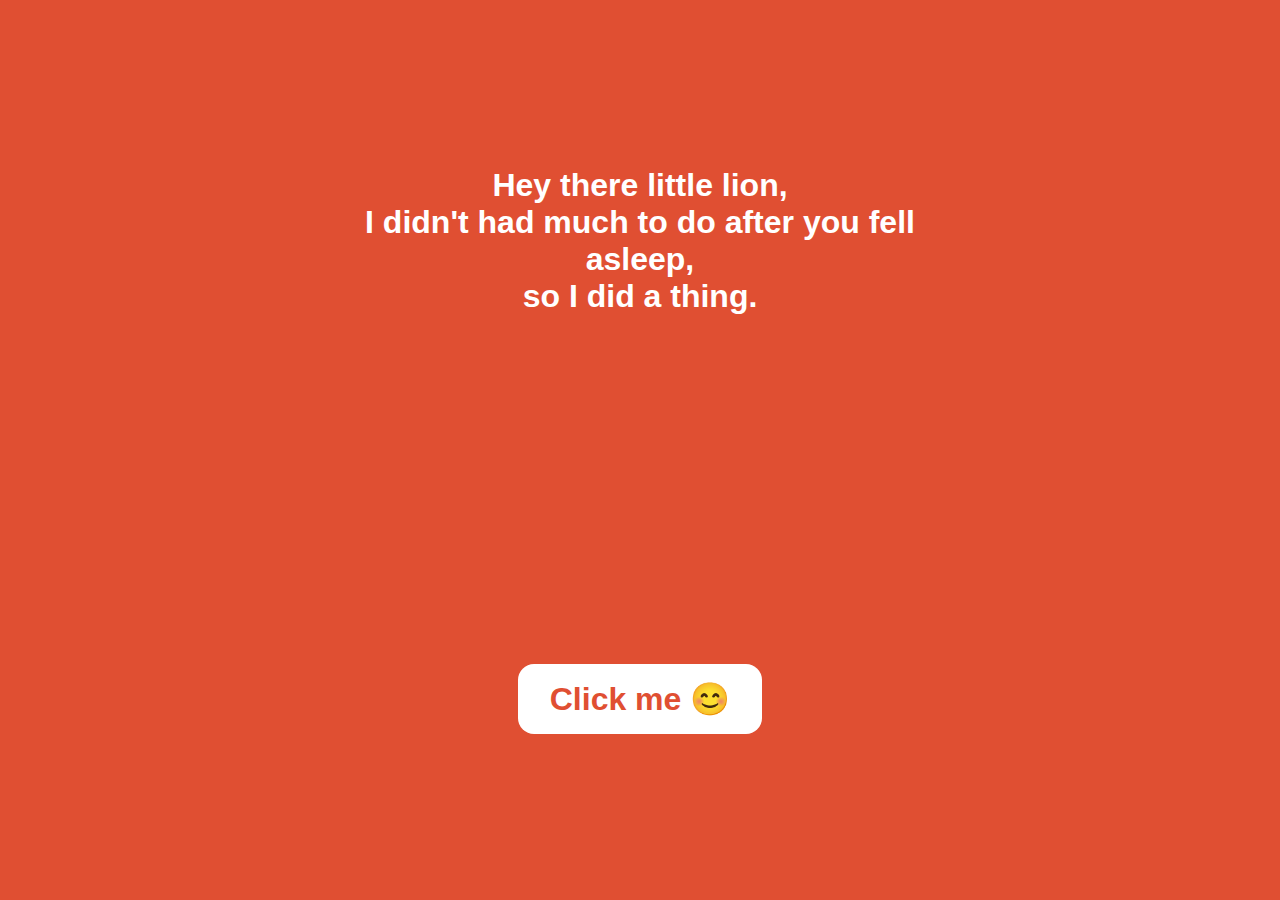
<file: fancia/index.html>
<!doctype html>
<html lang="en">
<head>
    <meta charset="UTF-8">
    <meta name="viewport"
          content="width=device-width, user-scalable=no, initial-scale=1.0, maximum-scale=1.0, minimum-scale=1.0">
    <meta http-equiv="X-UA-Compatible" content="ie=edge">
    <title>FanciaQuest</title>
    <style>
        html, body {
            position: relative;
            margin: 0;
            padding: 0;
            width: 100%;
            height: 100%;
        }
        body {
            background: #e04f32;
            color: white;
            font-family: -apple-system,BlinkMacSystemFont,"Segoe UI",Roboto,"Helvetica Neue",Arial,"Noto Sans",sans-serif,"Apple Color Emoji","Segoe UI Emoji","Segoe UI Symbol","Noto Color Emoji";
        }
        img {
            animation: flip .1s infinite linear;
        }
        .stop {
            animation: none;
        }
        h1 { text-align: center; margin: 0 0 1rem; }
        button {
            padding: 1rem 2rem;
            background: white;
            color: #e04f32;
            border-radius: 1rem;
            outline: none;
            border: none;
            font-weight: bold;
            font-size: 2rem;
        }
        .step {
            display: flex;
            justify-content: center;
            align-items: center;
            flex-wrap: wrap;
            margin: 0 auto;
            width: 100%;
            height: 0;
            max-width: 600px;
            text-align: center;
            overflow: hidden;
            transform: scale(0, 0);
            transition: transform .3s;
        }
        .in {
            height: 100%;
            transform: scale(1, 1);
        }
        .out {
            transform: scale(0, 0);
        }
        @keyframes flip {
            0% { transform: rotateY(0); }
            100% { transform: rotateY(180deg); }
        }
    </style>
</head>
<body>
    <div class="step in">
        <h1>
            Hey there little lion,<br>I didn't had much to do after you fell asleep,<br>so I did a thing.
        </h1>
        <button type="button">Click me 😊</button>
    </div>
    <div class="step">
        <h1>Stop her from getting dizzy :3</h1>
        <img src="umaru.png">
    </div>
    <div class="step">
        <h1>
            You did it!<br>
            Dzień dobry and I hope you have a nice start of the day!<br/>
        </h1>
        <h1>Love you ❤️</h1>
    </div>
    <script>
        var sound = new Audio('umaru.mp3');
        var img = document.querySelector('img');
        var btn  = document.querySelector('button');
        sound.addEventListener("canplaythrough", event => {
            img.addEventListener('click', e => {
                img.classList.add('stop');
                sound.play();
                setTimeout(() => {
                    img.closest('.step').classList.add('out');
                    setTimeout(() => {
                        img.closest('.step').classList.remove('in');
                        img.closest('.step').nextElementSibling.classList.add('in');
                    }, 300)
                }, 2000)
            })
        });
        btn.addEventListener('click', e => {
            btn.closest('.step').classList.add('out');
            setTimeout(() => {
                btn.closest('.step').classList.remove('in');
                btn.closest('.step').nextElementSibling.classList.add('in');
            }, 300)
        })
    </script>
</body>
</html>
</file>
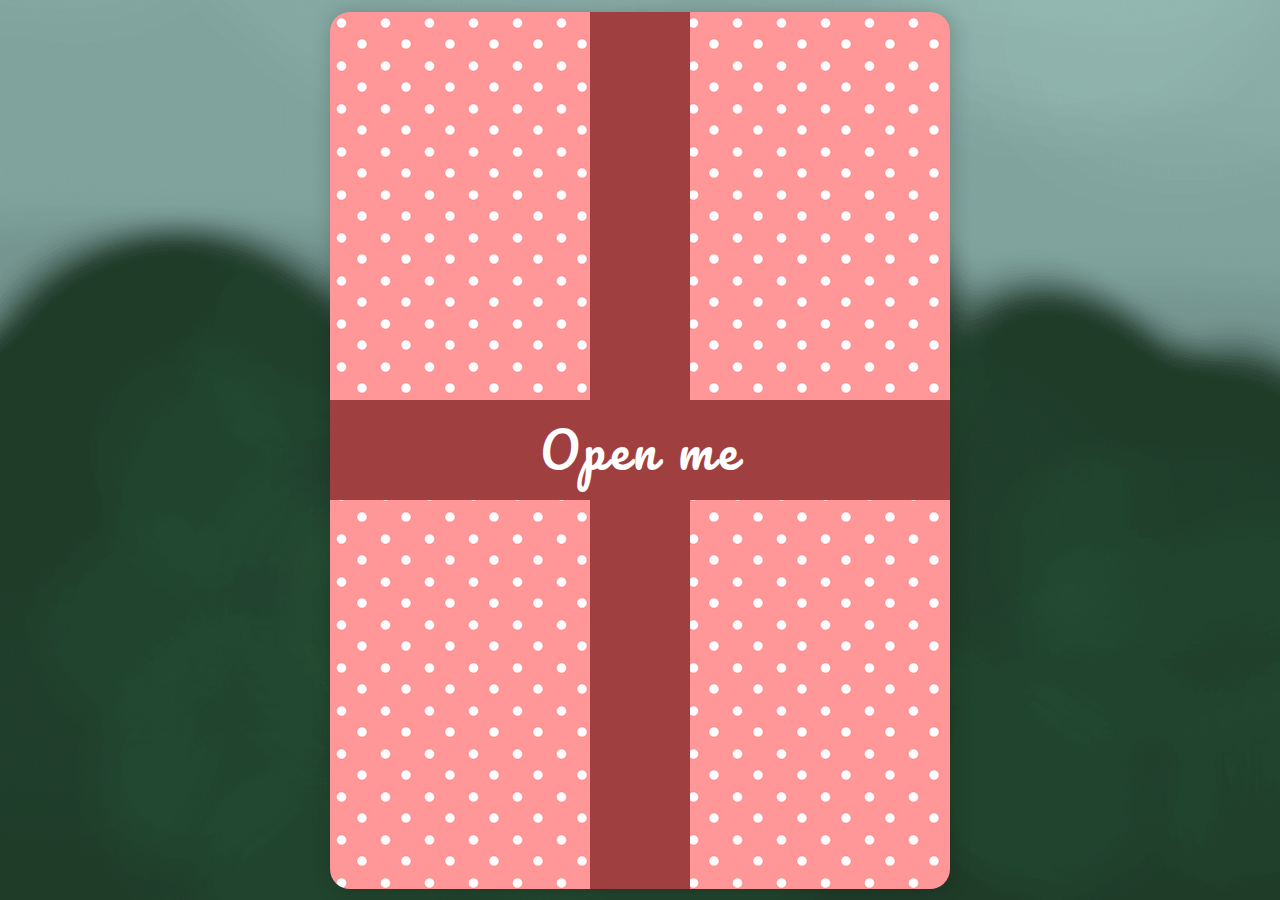
<file: friendzy/index.html>
<!doctype html>
<html lang="en">
<head>
    <meta charset="UTF-8">
    <meta name="viewport"
          content="width=device-width, user-scalable=no, initial-scale=1.0, maximum-scale=1.0, minimum-scale=1.0">
    <meta http-equiv="X-UA-Compatible" content="ie=edge">
    <title>Happy Birthday Friendzy!!!!!</title>
    <link rel="stylesheet" href="css.css">
</head>
<body>
    <div id="pyro" class="pyro"><div class="before"></div><div class="after"></div></div>
    <div id="box-wrap">
        <div id="box-cover">
            <div class="ribbon rv"></div>
            <div class="ribbon rh">Open me</div>
        </div>
        <div id="picture">
            <div id="leaves">
                <i></i>
                <i></i>
                <i></i>
                <i></i>
                <i></i>
                <i></i>
                <i></i>
                <i></i>
                <i></i>
                <i></i>
                <i></i>
                <i></i>
                <i></i>
                <i></i>
                <i></i>
            </div>
            <img id="character" src="character.png">
        </div>
    </div>



    <script src="https://cdnjs.cloudflare.com/ajax/libs/jquery/3.5.1/jquery.min.js"></script>
    <script src="js.js"></script>
</body>
</html>
</file>
<file: friendzy/css.css>
@import url('https://fonts.googleapis.com/css2?family=Pacifico&display=swap');
*,
*::before,
*::after {
    box-sizing: border-box;
}

/* Remove default padding */
ul[class],
ol[class] {
    padding: 0;
}

/* Remove default margin */
body,
h1,
h2,
h3,
h4,
p,
ul[class],
ol[class],
li,
figure,
figcaption,
blockquote,
dl,
dd {
    margin: 0;
}


html, body {
    margin: 0;
    padding: 0;
}
/* Set core body defaults */
body {
    background: url(bg.png) bottom left no-repeat;
    background-size: 2600px;
    min-height: 100vh;
    scroll-behavior: smooth;
    text-rendering: optimizeSpeed;
    line-height: 1.5;
}

/* Remove list styles on ul, ol elements with a class attribute */
ul[class],
ol[class] {
    list-style: none;
}

/* A elements that don't have a class get default styles */
a:not([class]) {
    text-decoration-skip-ink: auto;
}

/* Make images easier to work with */
img {
    max-width: 100%;
    display: block;
}

/* Natural flow and rhythm in articles by default */
article > * + * {
    margin-top: 1em;
}

/* Inherit fonts for inputs and buttons */
input,
button,
textarea,
select {
    font: inherit;
}

/* Remove all animations and transitions for people that prefer not to see them */
@media (prefers-reduced-motion: reduce) {
    * {
        animation-duration: 0.01ms !important;
        animation-iteration-count: 1 !important;
        transition-duration: 0.01ms !important;
        scroll-behavior: auto !important;
    }
}
body {
    display: flex;
    justify-content: center;
    align-items: center;
    font-family: "Pacifico",-apple-system,BlinkMacSystemFont,Segoe UI,Roboto,Helvetica Neue,Arial,sans-serif,Apple Color Emoji,Segoe UI Emoji,Segoe UI Symbol;
    overflow: hidden;
}

@keyframes shake {
    10%, 90% {
        transform: translate3d(-1px, 0, 0);
    }

    20%, 80% {
        transform: translate3d(2px, 0, 0);
    }

    30%, 50%, 70% {
        transform: translate3d(-4px, 0, 0);
    }

    40%, 60% {
        transform: translate3d(4px, 0, 0);
    }
}
#box-wrap {
    position: relative;
    width: 620px;
    height: 877px;
    display: flex;
    justify-content: center;
    align-items: center;
    animation: shake 0.82s cubic-bezier(.36,.07,.19,.97) both infinite;
    transform: translate3d(0, 0, 0);
    backface-visibility: hidden;
    perspective: 1000px;
}
#box-cover {
    position: absolute;
    top: 0;
    left: 0;
    width: 100%;
    height: 100%;
    background: url(pattern.png) #ff9798 repeat;
    z-index: 99999;
    border-radius: 20px;
    cursor: pointer;
    box-shadow: 1px 1px 20px rgba(0, 0, 0, .2);
    transition: transform 2s;
}
.off {
    transform: translateY(-9999px);

}
.hold-still {
    animation: none !important;
    background: #a03f3f;
    border-radius: 20px;
    box-shadow: 0 0 10px rgba(0, 0, 0, .6);
}
.hold-still #picture {
    border: 1px solid #502828;
}
.ribbon {
    position: absolute;
    background: #a03f3f;
}
.rv {
    width: 100px;
    height: 100%;
    top: 0;
    left: 50%;
    transform: translateX(-50%);
}
.rh {
    width: 100%;
    height: 100px;
    top: 50%;
    left: 0;
    display: flex;
    justify-content: center;
    align-items: center;
    transform: translateY(-50%);
    text-align: center;
    font-size: 48px;
    line-height: 1.5;
    font-weight: normal;
    letter-spacing: 4px;
    color: #fff;
}


#picture {
    position: relative;
    display: block;

    background: url(bg.png) center center no-repeat;
    background-size: contain;

    overflow: hidden;
    width: 520px;
    height: 735px;
    max-width: 100vw;
    max-height: calc(1.42 * 100vw);

}
#character {
    position: absolute;
    top: 0;
    left: 0;
    display: block;
    width: 100%;
    height: 100%;
    z-index: 9999;
    animation: jiggle 5s infinite;
}

#leaves {position:relative; top:-50px; width:100%;text-align: right; z-index: 1;}

#leaves i {
    display: inline-block;
    width: 200px;
    height: 150px;
    background: linear-gradient(to bottom right, #84992c, #41560d);
    transform: skew(20deg);
    border-radius: 5% 40% 70%;
    box-shadow: inset 0px 0px 1px #222;
    border: 1px solid #333;
    z-index: 1;
    -webkit-animation: falling 5s 0s infinite;
}

#leaves i:nth-of-type(2n) { -webkit-animation: falling2 5s 0s infinite; }
#leaves i:nth-of-type(3n) { -webkit-animation: falling3 5s 0s infinite; }

#leaves i:before {
    position: absolute;
    content: '';
    top: 117px;
    right: 9px;
    height: 27px;
    width: 32px;
    transform: rotate(49deg);
    border-radius: 0% 15% 15% 0%;
    border-top: 1px solid #222;
    border-bottom: 1px solid #222;
    border-left: 0px solid #222;
    border-right: 1px solid #222;
    background:  linear-gradient(to bottom right, #84992c, #41560d);
    z-index: 1;
}

#leaves i:after {
    content: '';
    height: 125px;
    width: 10px;
    background: linear-gradient(to right, rgba(0,0,0,.15), rgba(0,0,0,0));
    display: block;
    transform: rotate(125deg);
    position: absolute;
    left: 85px;
    border-radius:50%;
}


#leaves i:nth-of-type(n)    { height:23px; width:30px; }
#leaves i:nth-of-type(n):before { width:7px; height:5px; top:17px; right:1px; }
#leaves i:nth-of-type(n):after { width:2px; height:17px; left: 12px; top:0px; }

#leaves i:nth-of-type(2n+1)    { height:11px; width:16px; }
#leaves i:nth-of-type(2n+1):before { width:4px; height:3px; top:7px; right:0px; }
#leaves i:nth-of-type(2n+1):after { width:2px; height:6px; left: 5px; top:1px; }

#leaves i:nth-of-type(3n+2)  { height:17px; width:23px; }
#leaves i:nth-of-type(3n+2):before  { height:4px; width:4px; top:12px; right:1px; }
#leaves i:nth-of-type(3n+2):after  { height:10px; width:2px; top:1px; left:8px; }

#leaves i:nth-of-type(n)   { -webkit-animation-delay: 1.9s;}
#leaves i:nth-of-type(2n)  { -webkit-animation-delay: 3.9s;}
#leaves i:nth-of-type(3n)  { -webkit-animation-delay: 2.3s;}
#leaves i:nth-of-type(4n)  { -webkit-animation-delay: 4.4s;}
#leaves i:nth-of-type(5n)  { -webkit-animation-delay: 5s;  }
#leaves i:nth-of-type(6n)  { -webkit-animation-delay: 3.5s;}
#leaves i:nth-of-type(7n)  { -webkit-animation-delay: 2.8s;}
#leaves i:nth-of-type(8n)  { -webkit-animation-delay: 1.5s;}
#leaves i:nth-of-type(9n)  { -webkit-animation-delay: 3.3s;}
#leaves i:nth-of-type(10n) { -webkit-animation-delay: 2.5s;}
#leaves i:nth-of-type(11n) { -webkit-animation-delay: 1.2s;}
#leaves i:nth-of-type(12n) { -webkit-animation-delay: 4.1s;}
#leaves i:nth-of-type(13n) { -webkit-animation-delay: 1s;  }
#leaves i:nth-of-type(14n) { -webkit-animation-delay: 4.7s;}
#leaves i:nth-of-type(15n) { -webkit-animation-delay: 3s;  }

#leaves i:nth-of-type(n)    { background:  linear-gradient(to bottom right, #f09267, #cb593e); }
#leaves i:nth-of-type(2n+2)  { background: linear-gradient(to bottom right, #990, #564500); }
#leaves i:nth-of-type(4n+1)  { background:  linear-gradient(to bottom right, #f09267, #cb593e); }

#leaves i:nth-of-type(n)    { opacity: .8;}
#leaves i:nth-of-type(3n+1)  { opacity: .6;}
#leaves i:nth-of-type(3n+2)  { opacity: .5;}

#leaves i:nth-of-type(n)    {transform: rotate(180deg);}


#leaves i:nth-of-type(n) { -webkit-animation-timing-function:ease-in-out;}

@-webkit-keyframes falling {

    0% {
        -webkit-transform:
                translate3d(300,0,0)
                rotate(0deg);
    }

    100% {
        -webkit-transform:
                translate3d(-350px,700px,0)
                rotate(90deg);
        opacity: 0;
    }
}

@-webkit-keyframes falling3 {
    0% {
        -webkit-transform:
                translate3d(0,0,0)
                rotate(-20deg);
    }

    100% {
        -webkit-transform:
                translate3d(-230px,640px,0)
                rotate(-70deg);
        opacity: 0;
    }
}

@-webkit-keyframes falling2 {
    0% {
        -webkit-transform:
                translate3d(0,0,0)
                rotate(90deg);
    }

    100% {
        -webkit-transform:
                translate3d(-400px,680px,0)
                rotate(0deg);
        opacity: 0;
    }
}
@keyframes jiggle {
    0% { transform: rotate(0deg); }
    50% { transform: rotate(1deg); }
    100% { transform: rotate(0deg); }
}


.pyro > .before, .pyro > .after {
    position: absolute;
    width: 5px;
    height: 5px;
    border-radius: 50%;
    box-shadow: 0 0 #fff, 0 0 #fff, 0 0 #fff, 0 0 #fff, 0 0 #fff, 0 0 #fff, 0 0 #fff, 0 0 #fff, 0 0 #fff, 0 0 #fff, 0 0 #fff, 0 0 #fff, 0 0 #fff, 0 0 #fff, 0 0 #fff, 0 0 #fff, 0 0 #fff, 0 0 #fff, 0 0 #fff, 0 0 #fff, 0 0 #fff, 0 0 #fff, 0 0 #fff, 0 0 #fff, 0 0 #fff, 0 0 #fff, 0 0 #fff, 0 0 #fff, 0 0 #fff, 0 0 #fff, 0 0 #fff, 0 0 #fff, 0 0 #fff, 0 0 #fff, 0 0 #fff, 0 0 #fff, 0 0 #fff, 0 0 #fff, 0 0 #fff, 0 0 #fff, 0 0 #fff, 0 0 #fff, 0 0 #fff, 0 0 #fff, 0 0 #fff, 0 0 #fff, 0 0 #fff, 0 0 #fff, 0 0 #fff, 0 0 #fff, 0 0 #fff;
    -moz-animation: 1s bang ease-out infinite backwards, 1s gravity ease-in infinite backwards, 5s position linear infinite backwards;
    -webkit-animation: 1s bang ease-out infinite backwards, 1s gravity ease-in infinite backwards, 5s position linear infinite backwards;
    -o-animation: 1s bang ease-out infinite backwards, 1s gravity ease-in infinite backwards, 5s position linear infinite backwards;
    -ms-animation: 1s bang ease-out infinite backwards, 1s gravity ease-in infinite backwards, 5s position linear infinite backwards;
    animation: 1s bang ease-out infinite backwards, 1s gravity ease-in infinite backwards, 5s position linear infinite backwards;
    animation-play-state: paused;
}
.pyro.show > .before, .pyro.show > .after {
    animation-play-state: running !important;
}
.pyro {
    position: absolute;
    top: 0;
    left: 0;
    width: 100%;
    height: 100%;
    z-index: -1;
}
.pyro > .after {
    -moz-animation-delay: 1.25s, 1.25s, 1.25s;
    -webkit-animation-delay: 1.25s, 1.25s, 1.25s;
    -o-animation-delay: 1.25s, 1.25s, 1.25s;
    -ms-animation-delay: 1.25s, 1.25s, 1.25s;
    animation-delay: 1.25s, 1.25s, 1.25s;
    -moz-animation-duration: 1.25s, 1.25s, 6.25s;
    -webkit-animation-duration: 1.25s, 1.25s, 6.25s;
    -o-animation-duration: 1.25s, 1.25s, 6.25s;
    -ms-animation-duration: 1.25s, 1.25s, 6.25s;
    animation-duration: 1.25s, 1.25s, 6.25s;
}

@-webkit-keyframes bang {
    to {
        box-shadow: 33px -54.6666666667px #ff4000, -30px -324.6666666667px #0084ff, -77px -38.6666666667px #00ffa6, 194px -130.6666666667px #ff8400, 249px -77.6666666667px #00ff91, -6px 73.3333333333px #ff6a00, -157px 54.3333333333px #7700ff, -190px -355.6666666667px #e600ff, 228px -52.6666666667px #ff0077, -89px -66.6666666667px #8800ff, 215px -191.6666666667px #7700ff, -125px -393.6666666667px #ff004d, -133px -201.6666666667px #00ccff, 124px -105.6666666667px #00ff8c, -27px -334.6666666667px #0026ff, -38px 32.3333333333px #0900ff, 190px 17.3333333333px #00ff15, -65px 3.3333333333px #00ffd0, -234px -357.6666666667px #ff00ee, -249px -293.6666666667px #ff3c00, -204px 8.3333333333px #00d9ff, 41px -32.6666666667px #00ff95, 38px -350.6666666667px #ffb300, -110px -85.6666666667px #ff005e, 95px -86.6666666667px #ee00ff, -219px -269.6666666667px #ffbf00, -142px -306.6666666667px magenta, -8px 14.3333333333px #ffea00, -38px 77.3333333333px #00ff99, -4px 57.3333333333px #d0ff00, 143px -38.6666666667px #ff6600, -121px -198.6666666667px #4400ff, -110px -230.6666666667px #04ff00, 32px 3.3333333333px #ff0015, -66px -396.6666666667px #91ff00, -72px 11.3333333333px #ff00d5, -52px 16.3333333333px #ff0004, -54px -142.6666666667px #3c00ff, -63px 50.3333333333px #00ff55, 68px 2.3333333333px #ff4800, 27px -191.6666666667px #ff00e6, 144px -325.6666666667px #008cff, -140px -160.6666666667px #0055ff, -214px -72.6666666667px #00d0ff, 240px -414.6666666667px #00eeff, -207px -165.6666666667px #0062ff, 27px -357.6666666667px #bfff00, 151px 65.3333333333px #44ff00, 158px -30.6666666667px #5100ff, -187px -120.6666666667px #aeff00, -248px -226.6666666667px #3300ff;
    }
}
@-moz-keyframes bang {
    to {
        box-shadow: 33px -54.6666666667px #ff4000, -30px -324.6666666667px #0084ff, -77px -38.6666666667px #00ffa6, 194px -130.6666666667px #ff8400, 249px -77.6666666667px #00ff91, -6px 73.3333333333px #ff6a00, -157px 54.3333333333px #7700ff, -190px -355.6666666667px #e600ff, 228px -52.6666666667px #ff0077, -89px -66.6666666667px #8800ff, 215px -191.6666666667px #7700ff, -125px -393.6666666667px #ff004d, -133px -201.6666666667px #00ccff, 124px -105.6666666667px #00ff8c, -27px -334.6666666667px #0026ff, -38px 32.3333333333px #0900ff, 190px 17.3333333333px #00ff15, -65px 3.3333333333px #00ffd0, -234px -357.6666666667px #ff00ee, -249px -293.6666666667px #ff3c00, -204px 8.3333333333px #00d9ff, 41px -32.6666666667px #00ff95, 38px -350.6666666667px #ffb300, -110px -85.6666666667px #ff005e, 95px -86.6666666667px #ee00ff, -219px -269.6666666667px #ffbf00, -142px -306.6666666667px magenta, -8px 14.3333333333px #ffea00, -38px 77.3333333333px #00ff99, -4px 57.3333333333px #d0ff00, 143px -38.6666666667px #ff6600, -121px -198.6666666667px #4400ff, -110px -230.6666666667px #04ff00, 32px 3.3333333333px #ff0015, -66px -396.6666666667px #91ff00, -72px 11.3333333333px #ff00d5, -52px 16.3333333333px #ff0004, -54px -142.6666666667px #3c00ff, -63px 50.3333333333px #00ff55, 68px 2.3333333333px #ff4800, 27px -191.6666666667px #ff00e6, 144px -325.6666666667px #008cff, -140px -160.6666666667px #0055ff, -214px -72.6666666667px #00d0ff, 240px -414.6666666667px #00eeff, -207px -165.6666666667px #0062ff, 27px -357.6666666667px #bfff00, 151px 65.3333333333px #44ff00, 158px -30.6666666667px #5100ff, -187px -120.6666666667px #aeff00, -248px -226.6666666667px #3300ff;
    }
}
@-o-keyframes bang {
    to {
        box-shadow: 33px -54.6666666667px #ff4000, -30px -324.6666666667px #0084ff, -77px -38.6666666667px #00ffa6, 194px -130.6666666667px #ff8400, 249px -77.6666666667px #00ff91, -6px 73.3333333333px #ff6a00, -157px 54.3333333333px #7700ff, -190px -355.6666666667px #e600ff, 228px -52.6666666667px #ff0077, -89px -66.6666666667px #8800ff, 215px -191.6666666667px #7700ff, -125px -393.6666666667px #ff004d, -133px -201.6666666667px #00ccff, 124px -105.6666666667px #00ff8c, -27px -334.6666666667px #0026ff, -38px 32.3333333333px #0900ff, 190px 17.3333333333px #00ff15, -65px 3.3333333333px #00ffd0, -234px -357.6666666667px #ff00ee, -249px -293.6666666667px #ff3c00, -204px 8.3333333333px #00d9ff, 41px -32.6666666667px #00ff95, 38px -350.6666666667px #ffb300, -110px -85.6666666667px #ff005e, 95px -86.6666666667px #ee00ff, -219px -269.6666666667px #ffbf00, -142px -306.6666666667px magenta, -8px 14.3333333333px #ffea00, -38px 77.3333333333px #00ff99, -4px 57.3333333333px #d0ff00, 143px -38.6666666667px #ff6600, -121px -198.6666666667px #4400ff, -110px -230.6666666667px #04ff00, 32px 3.3333333333px #ff0015, -66px -396.6666666667px #91ff00, -72px 11.3333333333px #ff00d5, -52px 16.3333333333px #ff0004, -54px -142.6666666667px #3c00ff, -63px 50.3333333333px #00ff55, 68px 2.3333333333px #ff4800, 27px -191.6666666667px #ff00e6, 144px -325.6666666667px #008cff, -140px -160.6666666667px #0055ff, -214px -72.6666666667px #00d0ff, 240px -414.6666666667px #00eeff, -207px -165.6666666667px #0062ff, 27px -357.6666666667px #bfff00, 151px 65.3333333333px #44ff00, 158px -30.6666666667px #5100ff, -187px -120.6666666667px #aeff00, -248px -226.6666666667px #3300ff;
    }
}
@-ms-keyframes bang {
    to {
        box-shadow: 33px -54.6666666667px #ff4000, -30px -324.6666666667px #0084ff, -77px -38.6666666667px #00ffa6, 194px -130.6666666667px #ff8400, 249px -77.6666666667px #00ff91, -6px 73.3333333333px #ff6a00, -157px 54.3333333333px #7700ff, -190px -355.6666666667px #e600ff, 228px -52.6666666667px #ff0077, -89px -66.6666666667px #8800ff, 215px -191.6666666667px #7700ff, -125px -393.6666666667px #ff004d, -133px -201.6666666667px #00ccff, 124px -105.6666666667px #00ff8c, -27px -334.6666666667px #0026ff, -38px 32.3333333333px #0900ff, 190px 17.3333333333px #00ff15, -65px 3.3333333333px #00ffd0, -234px -357.6666666667px #ff00ee, -249px -293.6666666667px #ff3c00, -204px 8.3333333333px #00d9ff, 41px -32.6666666667px #00ff95, 38px -350.6666666667px #ffb300, -110px -85.6666666667px #ff005e, 95px -86.6666666667px #ee00ff, -219px -269.6666666667px #ffbf00, -142px -306.6666666667px magenta, -8px 14.3333333333px #ffea00, -38px 77.3333333333px #00ff99, -4px 57.3333333333px #d0ff00, 143px -38.6666666667px #ff6600, -121px -198.6666666667px #4400ff, -110px -230.6666666667px #04ff00, 32px 3.3333333333px #ff0015, -66px -396.6666666667px #91ff00, -72px 11.3333333333px #ff00d5, -52px 16.3333333333px #ff0004, -54px -142.6666666667px #3c00ff, -63px 50.3333333333px #00ff55, 68px 2.3333333333px #ff4800, 27px -191.6666666667px #ff00e6, 144px -325.6666666667px #008cff, -140px -160.6666666667px #0055ff, -214px -72.6666666667px #00d0ff, 240px -414.6666666667px #00eeff, -207px -165.6666666667px #0062ff, 27px -357.6666666667px #bfff00, 151px 65.3333333333px #44ff00, 158px -30.6666666667px #5100ff, -187px -120.6666666667px #aeff00, -248px -226.6666666667px #3300ff;
    }
}
@keyframes bang {
    to {
        box-shadow: 33px -54.6666666667px #ff4000, -30px -324.6666666667px #0084ff, -77px -38.6666666667px #00ffa6, 194px -130.6666666667px #ff8400, 249px -77.6666666667px #00ff91, -6px 73.3333333333px #ff6a00, -157px 54.3333333333px #7700ff, -190px -355.6666666667px #e600ff, 228px -52.6666666667px #ff0077, -89px -66.6666666667px #8800ff, 215px -191.6666666667px #7700ff, -125px -393.6666666667px #ff004d, -133px -201.6666666667px #00ccff, 124px -105.6666666667px #00ff8c, -27px -334.6666666667px #0026ff, -38px 32.3333333333px #0900ff, 190px 17.3333333333px #00ff15, -65px 3.3333333333px #00ffd0, -234px -357.6666666667px #ff00ee, -249px -293.6666666667px #ff3c00, -204px 8.3333333333px #00d9ff, 41px -32.6666666667px #00ff95, 38px -350.6666666667px #ffb300, -110px -85.6666666667px #ff005e, 95px -86.6666666667px #ee00ff, -219px -269.6666666667px #ffbf00, -142px -306.6666666667px magenta, -8px 14.3333333333px #ffea00, -38px 77.3333333333px #00ff99, -4px 57.3333333333px #d0ff00, 143px -38.6666666667px #ff6600, -121px -198.6666666667px #4400ff, -110px -230.6666666667px #04ff00, 32px 3.3333333333px #ff0015, -66px -396.6666666667px #91ff00, -72px 11.3333333333px #ff00d5, -52px 16.3333333333px #ff0004, -54px -142.6666666667px #3c00ff, -63px 50.3333333333px #00ff55, 68px 2.3333333333px #ff4800, 27px -191.6666666667px #ff00e6, 144px -325.6666666667px #008cff, -140px -160.6666666667px #0055ff, -214px -72.6666666667px #00d0ff, 240px -414.6666666667px #00eeff, -207px -165.6666666667px #0062ff, 27px -357.6666666667px #bfff00, 151px 65.3333333333px #44ff00, 158px -30.6666666667px #5100ff, -187px -120.6666666667px #aeff00, -248px -226.6666666667px #3300ff;
    }
}
@-webkit-keyframes gravity {
    to {
        transform: translateY(200px);
        -moz-transform: translateY(200px);
        -webkit-transform: translateY(200px);
        -o-transform: translateY(200px);
        -ms-transform: translateY(200px);
        opacity: 0;
    }
}
@-moz-keyframes gravity {
    to {
        transform: translateY(200px);
        -moz-transform: translateY(200px);
        -webkit-transform: translateY(200px);
        -o-transform: translateY(200px);
        -ms-transform: translateY(200px);
        opacity: 0;
    }
}
@-o-keyframes gravity {
    to {
        transform: translateY(200px);
        -moz-transform: translateY(200px);
        -webkit-transform: translateY(200px);
        -o-transform: translateY(200px);
        -ms-transform: translateY(200px);
        opacity: 0;
    }
}
@-ms-keyframes gravity {
    to {
        transform: translateY(200px);
        -moz-transform: translateY(200px);
        -webkit-transform: translateY(200px);
        -o-transform: translateY(200px);
        -ms-transform: translateY(200px);
        opacity: 0;
    }
}
@keyframes gravity {
    to {
        transform: translateY(200px);
        -moz-transform: translateY(200px);
        -webkit-transform: translateY(200px);
        -o-transform: translateY(200px);
        -ms-transform: translateY(200px);
        opacity: 0;
    }
}
@-webkit-keyframes position {
    0%, 19.9% {
        margin-top: 10%;
        margin-left: 40%;
    }
    20%, 39.9% {
        margin-top: 40%;
        margin-left: 30%;
    }
    40%, 59.9% {
        margin-top: 20%;
        margin-left: 70%;
    }
    60%, 79.9% {
        margin-top: 30%;
        margin-left: 20%;
    }
    80%, 99.9% {
        margin-top: 30%;
        margin-left: 80%;
    }
}
@-moz-keyframes position {
    0%, 19.9% {
        margin-top: 10%;
        margin-left: 40%;
    }
    20%, 39.9% {
        margin-top: 40%;
        margin-left: 30%;
    }
    40%, 59.9% {
        margin-top: 20%;
        margin-left: 70%;
    }
    60%, 79.9% {
        margin-top: 30%;
        margin-left: 20%;
    }
    80%, 99.9% {
        margin-top: 30%;
        margin-left: 80%;
    }
}
@-o-keyframes position {
    0%, 19.9% {
        margin-top: 10%;
        margin-left: 40%;
    }
    20%, 39.9% {
        margin-top: 40%;
        margin-left: 30%;
    }
    40%, 59.9% {
        margin-top: 20%;
        margin-left: 70%;
    }
    60%, 79.9% {
        margin-top: 30%;
        margin-left: 20%;
    }
    80%, 99.9% {
        margin-top: 30%;
        margin-left: 80%;
    }
}
@-ms-keyframes position {
    0%, 19.9% {
        margin-top: 10%;
        margin-left: 40%;
    }
    20%, 39.9% {
        margin-top: 40%;
        margin-left: 30%;
    }
    40%, 59.9% {
        margin-top: 20%;
        margin-left: 70%;
    }
    60%, 79.9% {
        margin-top: 30%;
        margin-left: 20%;
    }
    80%, 99.9% {
        margin-top: 30%;
        margin-left: 80%;
    }
}
@keyframes position {
    0%, 19.9% {
        margin-top: 10%;
        margin-left: 40%;
    }
    20%, 39.9% {
        margin-top: 40%;
        margin-left: 30%;
    }
    40%, 59.9% {
        margin-top: 20%;
        margin-left: 70%;
    }
    60%, 79.9% {
        margin-top: 30%;
        margin-left: 20%;
    }
    80%, 99.9% {
        margin-top: 30%;
        margin-left: 80%;
    }
}
</file>
